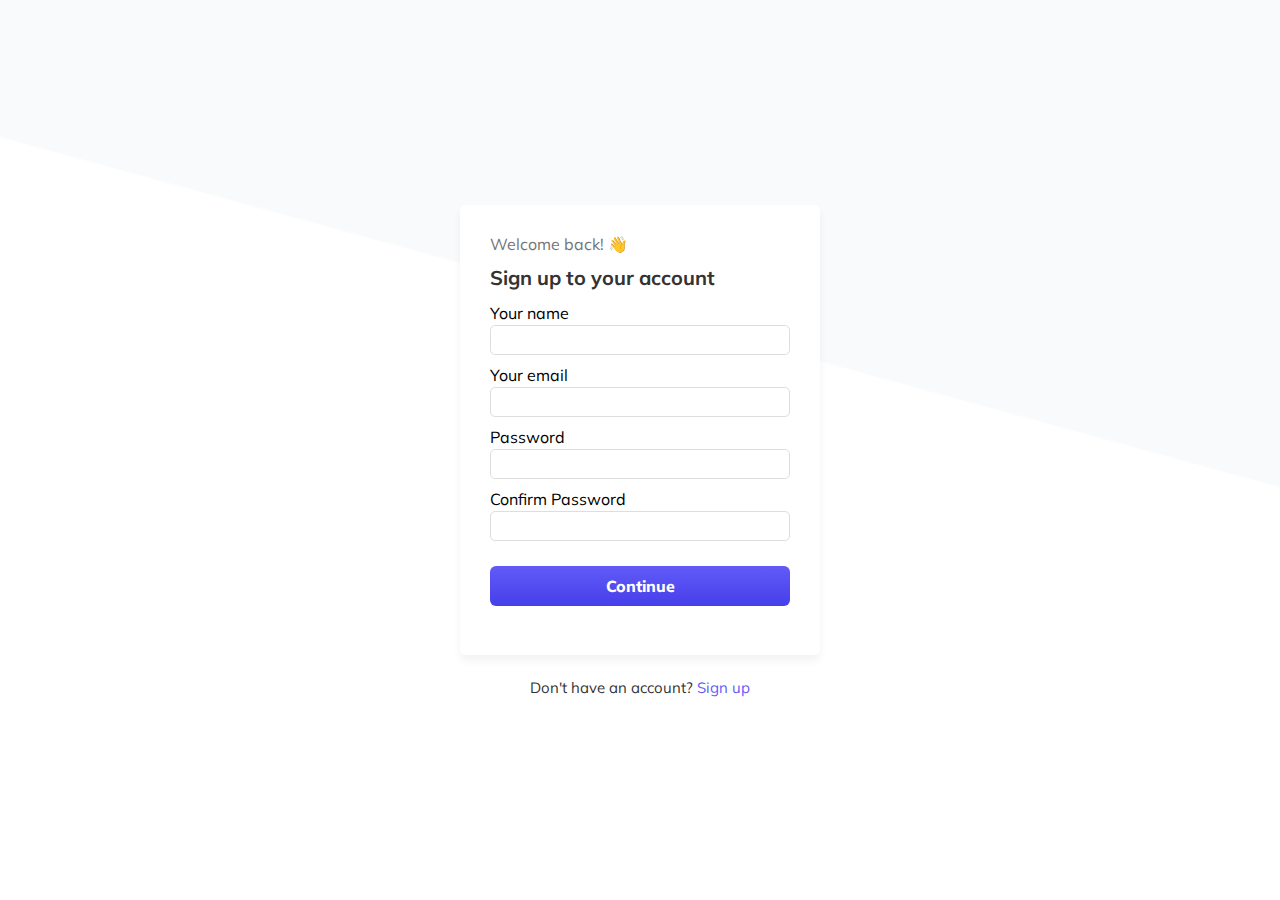
<file: index.html>
<!DOCTYPE html>
<html lang="en">
	<head>
		<meta charset="UTF-8" />
		<meta name="viewport" content="width=device-width, initial-scale=1.0" />
		<title>SignUp Page</title>
		<link rel="stylesheet" href="./style.css" />
	</head>
	<body>
		<div class="outer-div">
			<div class="inner-div">
				<p class="welcome">Welcome back! 👋</p>
				<h3 class="account">Sign up to your account</h3>
				<form action="">
					<div>
						<label for="name">Your name</label><br />
						<input type="text" id="name" onclick="onClick()"/>
					</div>
					<div>
						<label for="email">Your email</label><br />
						<input type="email" id="email" onclick="onClick()"/>
					</div>
					<div>
						<label for="password">Password</label><br />
						<input type="password" name="" id="password" onclick="onClick()"/>
					</div>
					<div>
						<label for="confirmPassword">Confirm Password</label>
						<br />
						<input type="password" name="" id="confirmPassword" onclick="onClick()"/>
					</div>

					<button type="submit" id="continue">Continue</button>
				</form>

				<p id="mandatory">Error: All fields are mandatory!</p>
			</div>
			<p class="signUp">
				Don't have an account? <a href="#" id="signUpBtn">Sign up</a>
			</p>
		</div>

		<script src="./script.js"></script>
	</body>
</html>
</file>
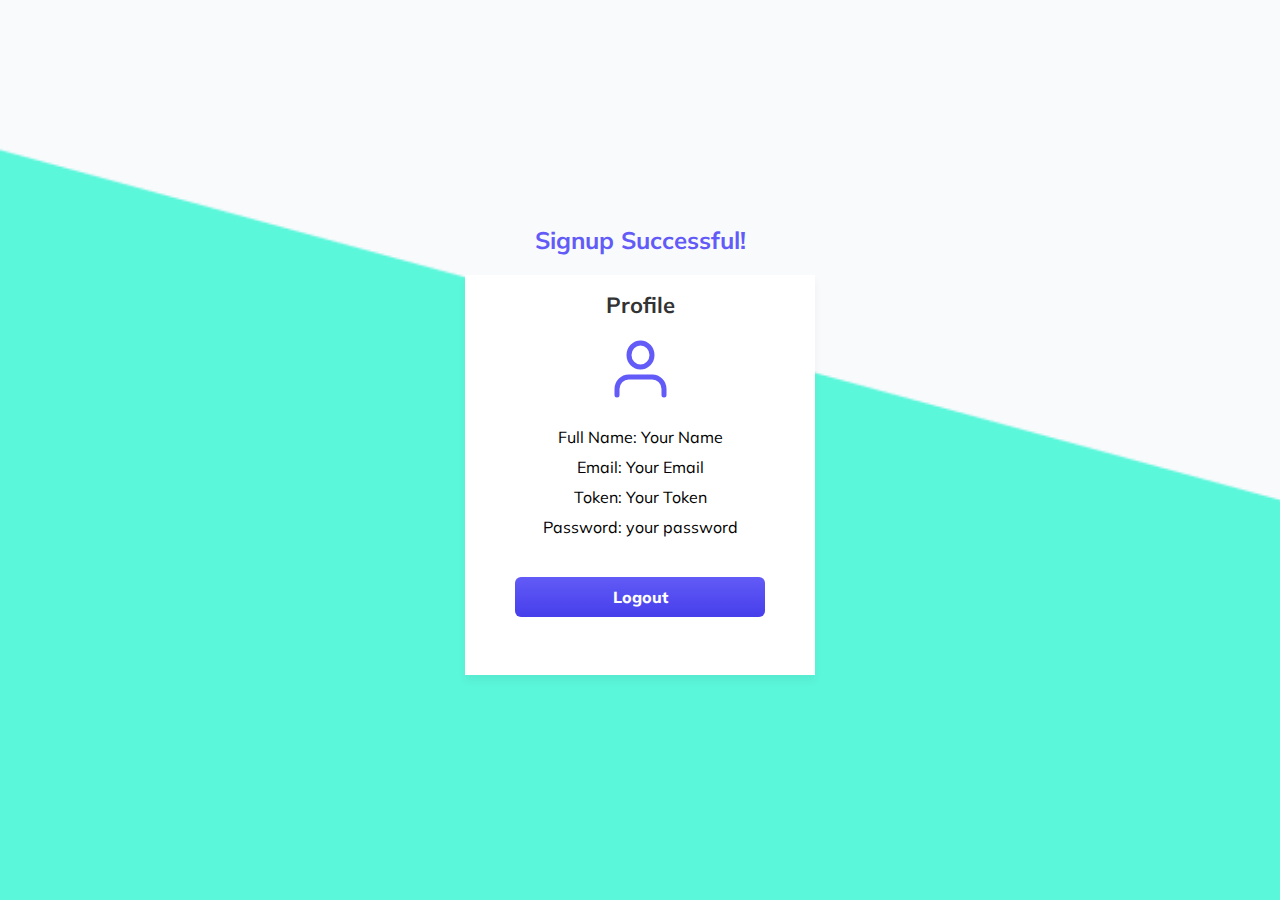
<file: profile/index.html>
<!DOCTYPE html>
<html lang="en">
	<head>
		<meta charset="UTF-8" />
		<meta name="viewport" content="width=device-width, initial-scale=1.0" />
		<title>Profile Page</title>
		<link rel="stylesheet" href="./styles.css" />
	</head>
	<body>
		<!-- <script src="./script.js"></script> -->

		<div id="outer-div">
			<h3 class="successful">Signup Successful!</h3>

			<div id="inner-div">
				<h3 id="profile">Profile</h3>
				<div id="img-1">
					<img src="./Vector.svg" alt="" />
				</div>
				<div id="img-2">
					<img src="./Vector (1).svg" alt="" />
				</div>
				<div id="data">
					<div class="fullName">
						Full Name: <span id="fName">Your Name</span>
					</div>
					<div class="email">
						Email: <span id="email">Your Email</span>
					</div>
					<div class="token">
						Token: <span id="token">Your Token</span>
					</div>
					<div class="password">
						Password: <span id="password">your password</span>
					</div>
				</div>

				<button type="submit" id="logout">Logout</button>
			</div>
		</div>
		<script src="./script.js"></script>
	</body>
</html>
</file>
<file: style.css>
@import url("https://fonts.googleapis.com/css2?family=Mulish:wght@200;300;400;500;600;700;800;900;1000&display=swap");

* {
	margin: 0px;
	padding: 0px;
	box-sizing: border-box;
	font-family: "Mulish", sans-serif;
}

body {
	/* background-color: #f8fafc; */
	/* background-image: url("./images/background-img.png");
	background-repeat: no-repeat;
	background-size: cover; */

	background-color: #f8fafc;
	background-image: url("/images/background-img.png");
	background-repeat: no-repeat;
	background-position: bottom;
	background-size: cover;
}

.outer-div {
	width: 100vw;
	height: 100vh;
	display: flex;
	flex-direction: column;
	justify-content: center;
	align-items: center;
}

.inner-div {
	min-width: 250px;
	box-shadow: 0px 6px 8px 0px #0000000d;
	background-color: #ffffff;
	min-height: 400px;
	padding: 30px 30px 10px 30px;
	border-radius: 5px;
}

.inner-div .welcome {
	font-size: 14px;
	font-weight: 400;
	line-height: 18px;
	letter-spacing: 0em;
	text-align: left;
	color: #757575;
}

.inner-div .account {
	font-size: 18px;
	font-weight: 700;
	line-height: 30px;
	letter-spacing: 0em;
	text-align: left;
	color: #333333;
	margin-top: 10px;
}

form {
	margin-top: 10px;
	display: flex;
	flex-direction: column;
	gap: 10px;
}

input {
	width: 100%;
	height: 25px;
	border-radius: 5px;
	border: 1px solid #dedede;
	margin-top: 2px;
	padding-left: 5px;
}

#continue {
	background: linear-gradient(180deg, #625bf7 0%, #463eea 100%);
	color: white;
	height: 40px;
	border-radius: 6px;
	border: none;
	font-size: 16px;
	font-weight: 800;
	line-height: 18px;
	letter-spacing: 0em;
}

#mandatory {
	color: #625bf7;
	font-size: 12px;
	font-weight: 700;
	line-height: 23px;
	letter-spacing: 0em;
	text-align: center;
	margin-top: 10px;
	visibility: hidden;
}

.signUp {
	font-family: Mulish;
	font-size: 12px;
	font-weight: 400;
	line-height: 15px;
	letter-spacing: 0em;
	text-align: center;
	margin-top: 25px;
	color: #333333;
}

.signUp #signUpBtn {
	color: #625bf7;
	text-decoration: none;
}

@media only screen and (min-width: 768px) {
	.inner-div {
		min-width: 360px;
		min-height: 450px;
	}

	.inner-div .welcome {
		font-size: 16px;
	}

	.inner-div .account {
		font-size: 20px;
	}

	#continue {
		margin-top: 15px;
	}

	.mandatory {
		font-size: 16px;
		margin-top: 15px;
	}

	.signUp {
		font-size: 15px;
	}

	input {
		height: 30px;
	}
}
</file>
<file: profile/styles.css>
@import url("https://fonts.googleapis.com/css2?family=Mulish:wght@200;300;400;500;600;700;800;900;1000&display=swap");

* {
	margin: 0px;
	padding: 0px;
	box-sizing: border-box;
	font-family: "Mulish", sans-serif;
}

body {
	background-color: #f8fafc;
	background-image: url("../images/profile-bg.png");
	background-repeat: no-repeat;
	background-position: bottom;
	background-size: cover;
}

#outer-div {
	width: 100vw;
	height: 100vh;
	display: flex;
	flex-direction: column;
	justify-content: center;
	align-items: center;
}

.successful {
	margin-bottom: 20px;
	color: #625bf7;
	font-size: 20px;
	font-weight: 700;
	line-height: 30px;
	letter-spacing: 0em;
	text-align: center;
}

#inner-div {
	background-color: white;
	min-width: 280px;
	height: 350px;
	display: flex;
	flex-direction: column;
	align-items: center;
	padding: 15px;
	box-shadow: 0px 6px 8px 0px #0000000d;
}

#profile {
	margin-bottom: 20px;
	color: #333333;
	font-size: 20px;
	font-weight: 700;
	line-height: 30px;
	letter-spacing: 0em;
	text-align: center;
}

#inner-div p {
	color: #333333;
	font-size: 13px;
	font-weight: 400;
	line-height: 23px;
	letter-spacing: 0em;
	text-align: center;
}

#logout {
	width: 225px;
	height: 40px;
	margin-top: 20px;
	background: linear-gradient(180deg, #625bf7 0%, #463eea 100%);
	border: none;
	border-radius: 6px;
	color: white;
	font-size: 14px;
	font-weight: 800;
	line-height: 18px;
	letter-spacing: 0em;
}

#data {
	display: flex;
	flex-direction: column;
	align-items: center;
	gap: 5px;
	margin-top: 20px;
	margin-bottom: 10px;
}

@media only screen and (min-width: 768px) {
	.successful {
		font-size: 24px;
	}

	#inner-div {
		min-width: 350px;
		height: 400px;
	}

	#profile {
		font-size: 22px;
	}

	#data {
		gap: 10px;
		margin-top: 25px;
		margin-bottom: 0px;
	}

	#logout {
		width: 250px;
		margin-top: 40px;
		font-size: 16px;
	}
}
</file>
